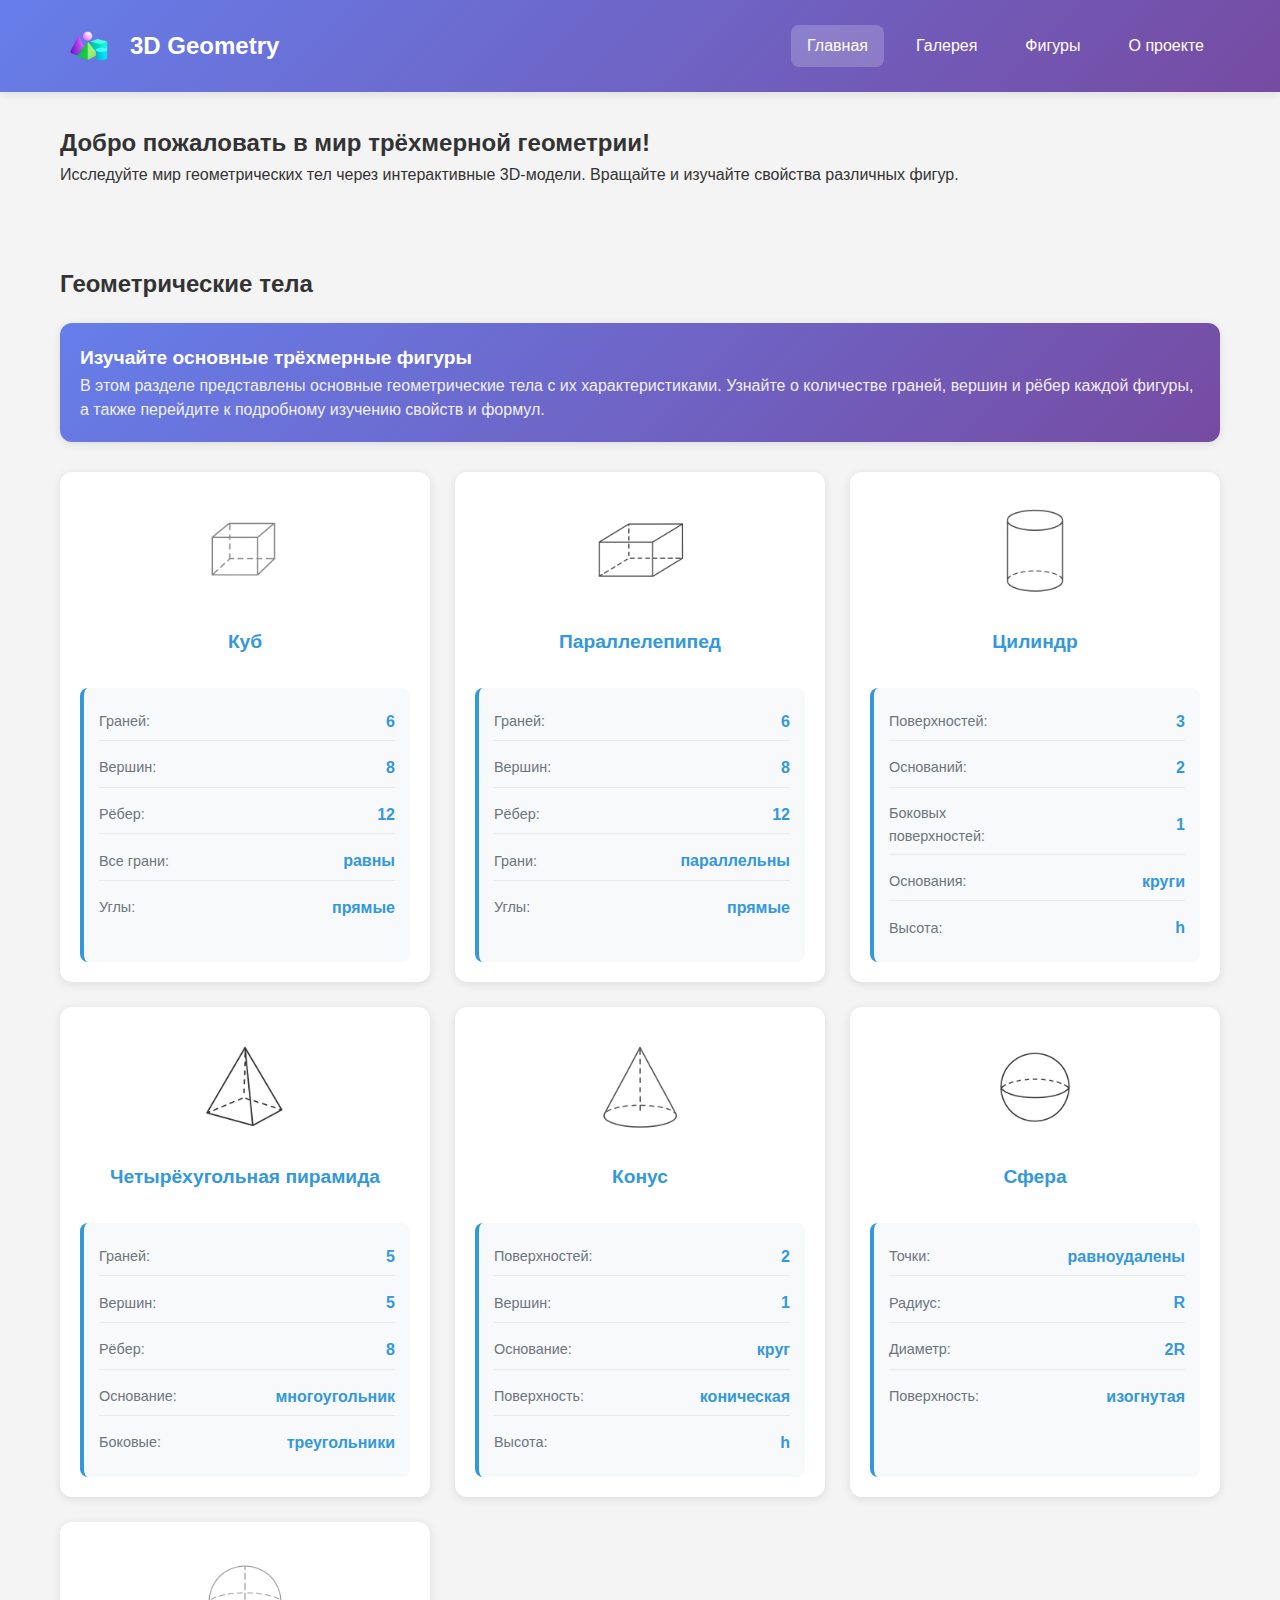
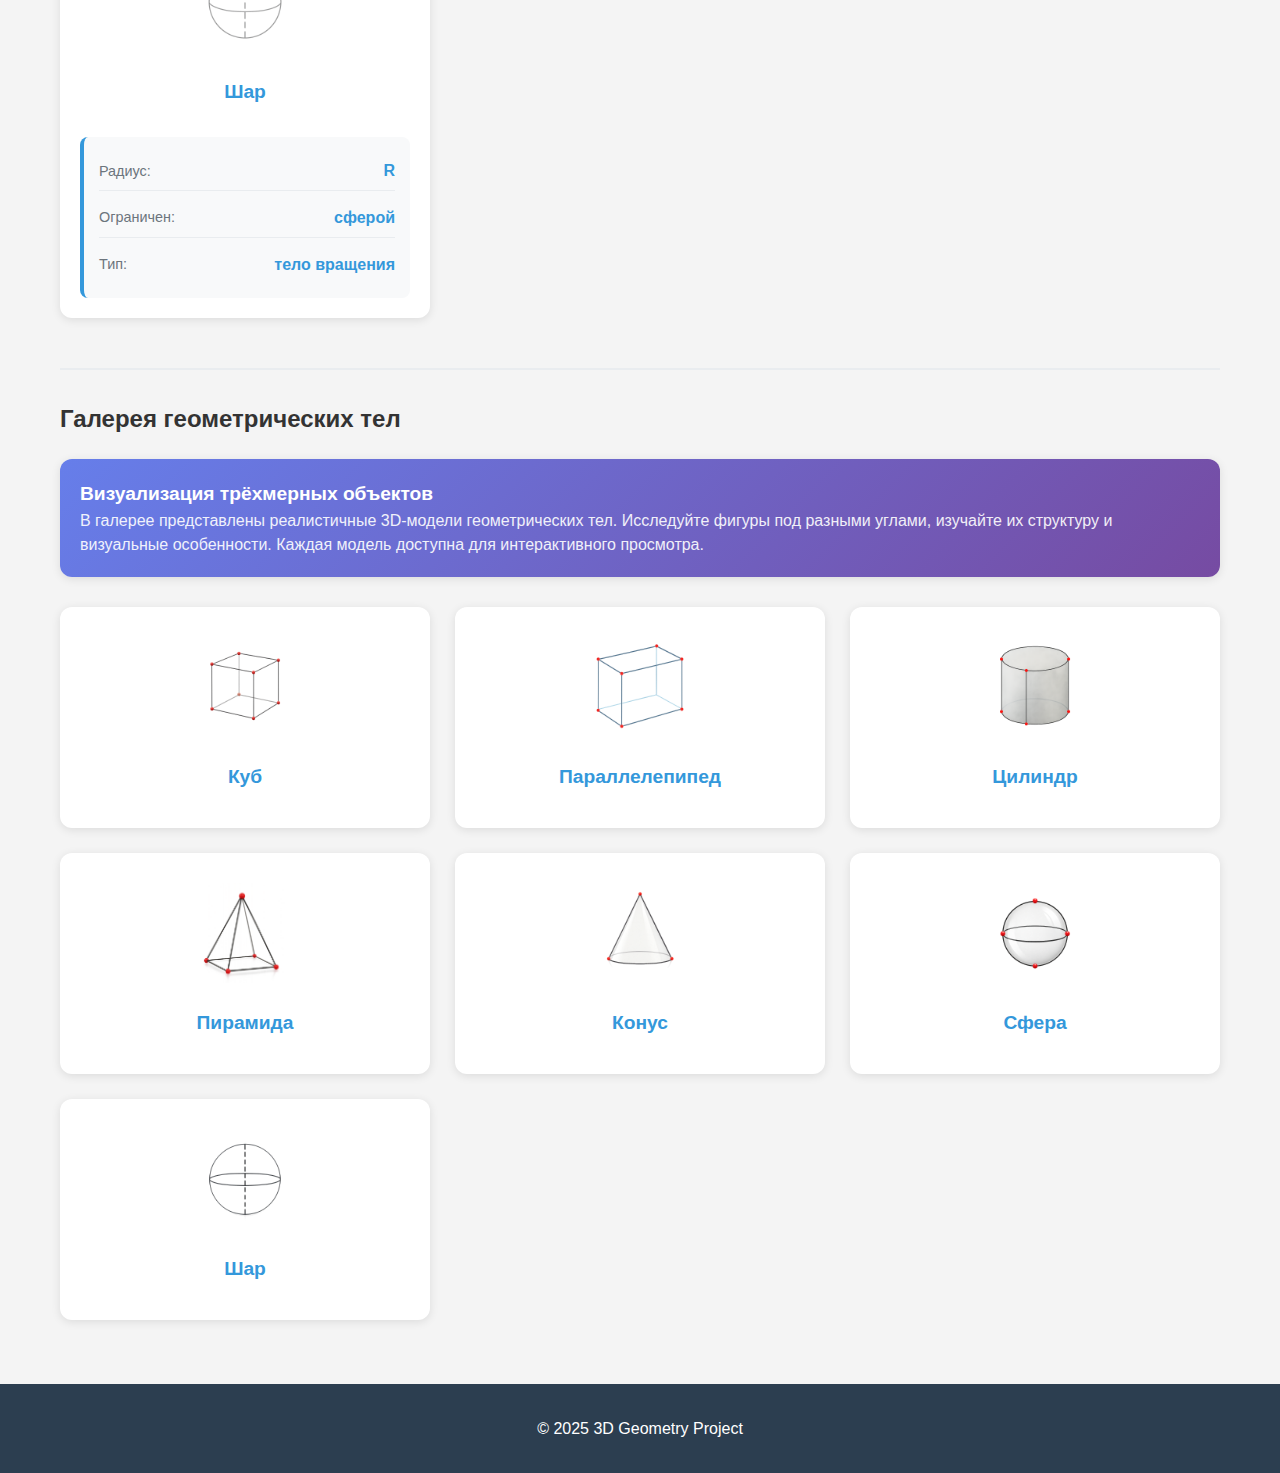
<file: index.html>
<!DOCTYPE html>
<html lang="ru">
<head>
    <meta charset="UTF-8">
    <meta name="viewport" content="width=device-width, initial-scale=1.0">
    <title>3D Geometry - Главная</title>
    <link rel="stylesheet" href="style.css">
</head>
<body>
    <!-- Шапка сайта -->
    <header class="header" role="banner">
        <div class="container">
            <div class="logo-container">
                <img src="pict/logo.png" alt="3D Geometry Logo" class="logo-image" 
                     loading="eager" width="40" height="40">
                <h1 class="logo">3D Geometry</h1>
            </div>
            
            <nav class="nav" aria-label="Основная навигация">
                <a href="index.html" class="nav-link active" aria-current="page">Главная</a>
                <a href="gallery.html" class="nav-link">Галерея</a>
                <a href="formulas.html" class="nav-link">Фигуры</a>
                <a href="about.html" class="nav-link">О проекте</a>
            </nav>
        </div>
    </header>

    <!-- Основной контент -->
    <main class="main" role="main">
        <div class="container">
            <!-- Приветственная секция -->
            <section class="hero" aria-labelledby="hero-title">
                <h2 id="hero-title">Добро пожаловать в мир трёхмерной геометрии!</h2>
                <p>Исследуйте мир геометрических тел через интерактивные 3D-модели. Вращайте и изучайте свойства различных фигур.</p>
            </section>
            <br><br><br>
            <!-- Секция с фигурами -->
            <section class="shapes-preview" aria-labelledby="shapes-title">
                <h2 id="shapes-title">Геометрические тела</h2>
                
                <div class="section-description">
                    <h4>Изучайте основные трёхмерные фигуры</h4>
                    <p>В этом разделе представлены основные геометрические тела с их характеристиками. Узнайте о количестве граней, вершин и рёбер каждой фигуры, а также перейдите к подробному изучению свойств и формул.</p>
                </div>
                
                <div class="shapes-grid">
                    <!-- Куб -->
                    <div class="card shape-card" tabindex="0" role="button" 
                         onclick="location.href='formulas.html#cube'">
                        <div class="image-container">
                            <img src="pict/kub.png" alt="Куб - правильный многогранник с шестью квадратными гранями" 
                                 class="uniform-image" loading="lazy"
                                 onerror="this.style.display='none'; this.nextElementSibling.style.display='flex'">
                            <div class="loading-placeholder" style="display: none;">Куб</div>
                        </div>
                        <h4>Куб</h4>
                        <div class="body-stats">
                            <div class="stat-row">
                                <span class="stat-label">Граней:</span>
                                <span class="stat-value">6</span>
                            </div>
                            <div class="stat-row">
                                <span class="stat-label">Вершин:</span>
                                <span class="stat-value">8</span>
                            </div>
                            <div class="stat-row">
                                <span class="stat-label">Рёбер:</span>
                                <span class="stat-value">12</span>
                            </div>
                            <div class="stat-row">
                                <span class="stat-label">Все грани:</span>
                                <span class="stat-value">равны</span>
                            </div>
                            <div class="stat-row">
                                <span class="stat-label">Углы:</span>
                                <span class="stat-value">прямые</span>
                            </div>
                        </div>
                    </div>

                    <!-- Параллелепипед -->
                    <div class="card shape-card" tabindex="0" role="button" 
                         onclick="location.href='formulas.html#parallelepiped'">
                        <div class="image-container">
                            <img src="pict/par.png" alt="Параллелепипед" 
                                 class="uniform-image" loading="lazy"
                                 onerror="this.style.display='none'; this.nextElementSibling.style.display='flex'">
                            <div class="loading-placeholder" style="display: none;">Параллелепипед</div>
                        </div>
                        <h4>Параллелепипед</h4>
                        <div class="body-stats">
                            <div class="stat-row">
                                <span class="stat-label">Граней:</span>
                                <span class="stat-value">6</span>
                            </div>
                            <div class="stat-row">
                                <span class="stat-label">Вершин:</span>
                                <span class="stat-value">8</span>
                            </div>
                            <div class="stat-row">
                                <span class="stat-label">Рёбер:</span>
                                <span class="stat-value">12</span>
                            </div>
                            <div class="stat-row">
                                <span class="stat-label">Грани:</span>
                                <span class="stat-value">параллельны</span>
                            </div>
                            <div class="stat-row">
                                <span class="stat-label">Углы:</span>
                                <span class="stat-value">прямые</span>
                            </div>
                        </div>
                    </div>
                    
                    <!-- Цилиндр -->
                    <div class="card shape-card" tabindex="0" role="button"
                         onclick="location.href='formulas.html#cylinder'">
                        <div class="image-container">
                            <img src="pict/cyl.png" alt="Цилиндр" 
                                 class="uniform-image" loading="lazy"
                                 onerror="this.style.display='none'; this.nextElementSibling.style.display='flex'">
                            <div class="loading-placeholder" style="display: none;">Цилиндр</div>
                        </div>
                        <h4>Цилиндр</h4>
                        <div class="body-stats">
                            <div class="stat-row">
                                <span class="stat-label">Поверхностей:</span>
                                <span class="stat-value">3</span>
                            </div>
                            <div class="stat-row">
                                <span class="stat-label">Оснований:</span>
                                <span class="stat-value">2</span>
                            </div>
                            <div class="stat-row">
                                <span class="stat-label">Боковых поверхностей:</span>
                                <span class="stat-value">1</span>
                            </div>
                            <div class="stat-row">
                                <span class="stat-label">Основания:</span>
                                <span class="stat-value">круги</span>
                            </div>
                            <div class="stat-row">
                                <span class="stat-label">Высота:</span>
                                <span class="stat-value">h</span>
                            </div>
                        </div>
                    </div>

                    <!-- Пирамида -->
                    <div class="card shape-card" tabindex="0" role="button"
                         onclick="location.href='formulas.html#pyramid'">
                        <div class="image-container">
                            <img src="pict/pir.png" alt="Пирамида" 
                                 class="uniform-image" loading="lazy"
                                 onerror="this.style.display='none'; this.nextElementSibling.style.display='flex'">
                            <div class="loading-placeholder" style="display: none;">Пирамида</div>
                        </div>
                        <h4>Четырёхугольная пирамида </h4>
                        <div class="body-stats">
                            <div class="stat-row">
                                <span class="stat-label">Граней:</span>
                                <span class="stat-value">5</span>
                            </div>
                            <div class="stat-row">
                                <span class="stat-label">Вершин:</span>
                                <span class="stat-value">5</span>
                            </div>
                            <div class="stat-row">
                                <span class="stat-label">Рёбер:</span>
                                <span class="stat-value">8</span>
                            </div>
                            <div class="stat-row">
                                <span class="stat-label">Основание:</span>
                                <span class="stat-value">многоугольник</span>
                            </div>
                            <div class="stat-row">
                                <span class="stat-label">Боковые:</span>
                                <span class="stat-value">треугольники</span>
                            </div>
                        </div>
                    </div>

                    <!-- Конус -->
                    <div class="card shape-card" tabindex="0" role="button"
                         onclick="location.href='formulas.html#cone'">
                        <div class="image-container">
                            <img src="pict/cons.png" alt="Конус" 
                                 class="uniform-image" loading="lazy"
                                 onerror="this.style.display='none'; this.nextElementSibling.style.display='flex'">
                            <div class="loading-placeholder" style="display: none;">Конус</div>
                        </div>
                        <h4>Конус</h4>
                        <div class="body-stats">
                            <div class="stat-row">
                                <span class="stat-label">Поверхностей:</span>
                                <span class="stat-value">2</span>
                            </div>
                            <div class="stat-row">
                                <span class="stat-label">Вершин:</span>
                                <span class="stat-value">1</span>
                            </div>
                            <div class="stat-row">
                                <span class="stat-label">Основание:</span>
                                <span class="stat-value">круг</span>
                            </div>
                            <div class="stat-row">
                                <span class="stat-label">Поверхность:</span>
                                <span class="stat-value">коническая</span>
                            </div>
                            <div class="stat-row">
                                <span class="stat-label">Высота:</span>
                                <span class="stat-value">h</span>
                            </div>
                        </div>
                    </div>

                    <!-- Сфера -->
                    <div class="card shape-card" tabindex="0" role="button"
                         onclick="location.href='formulas.html#sphere'">
                        <div class="image-container">
                            <img src="pict/sfer.png" alt="Сфера" 
                                 class="uniform-image" loading="lazy"
                                 onerror="this.style.display='none'; this.nextElementSibling.style.display='flex'">
                            <div class="loading-placeholder" style="display: none;">Сфера</div>
                        </div>
                        <h4>Сфера</h4>
                        <div class="body-stats">
                            <div class="stat-row">
                                <span class="stat-label">Точки:</span>
                                <span class="stat-value">равноудалены</span>
                            </div>
                            <div class="stat-row">
                                <span class="stat-label">Радиус:</span>
                                <span class="stat-value">R</span>
                            </div>
                            <div class="stat-row">
                                <span class="stat-label">Диаметр:</span>
                                <span class="stat-value">2R</span>
                            </div>
                            <div class="stat-row">
                                <span class="stat-label">Поверхность:</span>
                                <span class="stat-value">изогнутая</span>
                            </div>
                        </div>
                    </div>

                    <!-- Шар -->
                    <div class="card shape-card" tabindex="0" role="button"
                         onclick="location.href='formulas.html#ball'">
                        <div class="image-container">
                            <img src="pict/har.png" alt="Шар" 
                                 class="uniform-image" loading="lazy"
                                 onerror="this.style.display='none'; this.nextElementSibling.style.display='flex'">
                            <div class="loading-placeholder" style="display: none;">Шар</div>
                        </div>
                        <h4>Шар</h4>
                        <div class="body-stats">
                            <div class="stat-row">
                                <span class="stat-label">Радиус:</span>
                                <span class="stat-value">R</span>
                            </div>
                            <div class="stat-row">
                                <span class="stat-label">Ограничен:</span>
                                <span class="stat-value">сферой</span>
                            </div>
                            <div class="stat-row">
                                <span class="stat-label">Тип:</span>
                                <span class="stat-value">тело вращения</span>
                            </div>
                        </div>
                    </div>
                </div>
            </section>

            <!-- Галерея -->
            <section class="gallery-preview" aria-labelledby="gallery-title">
                <h2 id="gallery-title">Галерея геометрических тел</h2>
                
                <div class="section-description">
                    <h4>Визуализация трёхмерных объектов</h4>
                    <p>В галерее представлены реалистичные 3D-модели геометрических тел. Исследуйте фигуры под разными углами, изучайте их структуру и визуальные особенности. Каждая модель доступна для интерактивного просмотра.</p>
                </div>
                
                <div class="gallery-grid">
                    <div class="card gallery-item" onclick="location.href='gallery.html'">
                        <div class="image-container">
                            <img src="pict/gallery/cube-3d.png" alt="3D модель куба" class="uniform-image" loading="lazy">
                        </div>
                        <div class="gallery-content">
                            <h4>Куб</h4>
                        </div>
                    </div>
                    <div class="card gallery-item" onclick="location.href='gallery.html'">
                        <div class="image-container">
                            <img src="pict/gallery/parallelepiped-3d.png" alt="3D модель параллелепипеда" class="uniform-image" loading="lazy">
                        </div>
                        <div class="gallery-content">
                            <h4>Параллелепипед</h4>
                        </div>
                    </div>
                    <div class="card gallery-item" onclick="location.href='gallery.html'">
                        <div class="image-container">
                            <img src="pict/gallery/cylinder-3d.png" alt="3D модель цилиндра" class="uniform-image" loading="lazy">
                        </div>
                        <div class="gallery-content">
                            <h4>Цилиндр</h4>
                        </div>
                    </div>
                    <div class="card gallery-item" onclick="location.href='gallery.html'">
                        <div class="image-container">
                            <img src="pict/gallery/pyramid-3d.png" alt="3D модель пирамиды" class="uniform-image" loading="lazy">
                        </div>
                        <div class="gallery-content">
                            <h4>Пирамида</h4>
                        </div>
                    </div>
                    <div class="card gallery-item" onclick="location.href='gallery.html'">
                        <div class="image-container">
                            <img src="pict/gallery/cone-3d.png" alt="3D модель конуса" class="uniform-image" loading="lazy">
                        </div>
                        <div class="gallery-content">
                            <h4>Конус</h4>
                        </div>
                    </div>
                    <div class="card gallery-item" onclick="location.href='gallery.html'">
                        <div class="image-container">
                            <img src="pict/gallery/sphere-3d.png" alt="3D модель сферы" class="uniform-image" loading="lazy">
                        </div>
                        <div class="gallery-content">
                            <h4>Сфера</h4>
                        </div>
                    </div>
                    <div class="card gallery-item" onclick="location.href='gallery.html'">
                        <div class="image-container">
                            <img src="pict/gallery/ball-3d.png" alt="3D модель шара" class="uniform-image" loading="lazy">
                        </div>
                        <div class="gallery-content">
                            <h4>Шар</h4>
                        </div>
                    </div>
                </div>
            </section>
        </div>
    </main>

    <!-- Подвал -->
    <footer class="footer" role="contentinfo">
        <div class="container">
            <p>&copy; 2025 3D Geometry Project</p>
        </div>
    </footer>

    <!-- Кнопка наверх -->
    <button class="scroll-to-top" onclick="scrollToTop()" aria-label="Наверх">↑</button>

    <script>
        // Плавный скролл наверх
        function scrollToTop() {
            window.scrollTo({ top: 0, behavior: 'smooth' });
        }

        // Показ/скрытие кнопки наверх
        window.addEventListener('scroll', function() {
            const scrollBtn = document.querySelector('.scroll-to-top');
            scrollBtn.style.display = window.pageYOffset > 300 ? 'block' : 'none';
        });

        // Обработка ошибок изображений
        document.addEventListener('DOMContentLoaded', function() {
            document.querySelectorAll('img').forEach(img => {
                img.addEventListener('error', function() {
                    const placeholder = this.nextElementSibling;
                    if (placeholder?.classList.contains('loading-placeholder')) {
                        this.style.display = 'none';
                        placeholder.style.display = 'flex';
                    }
                });
            });

            // Обработка клавиатуры для карточек
            document.querySelectorAll('.card').forEach(card => {
                card.addEventListener('keypress', e => {
                    if (e.key === 'Enter' || e.key === ' ') {
                        e.preventDefault();
                        card.click();
                    }
                });
            });
        });
    </script>
</body>
</html>
</file>
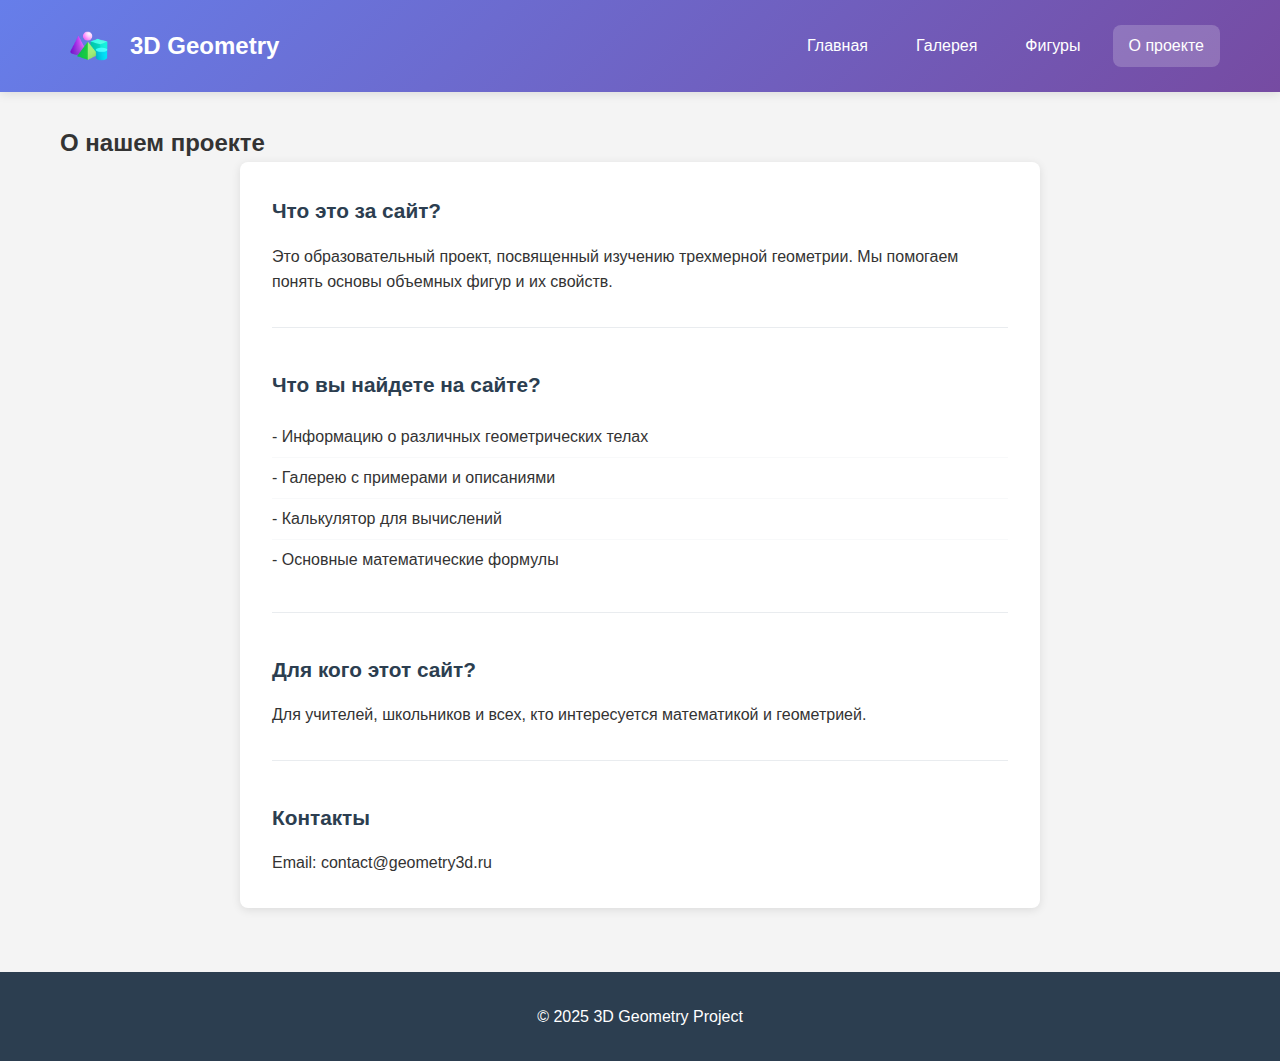
<file: about.html>
<!DOCTYPE html>
<html lang="ru">
<head>
    <meta charset="UTF-8">
    <meta name="viewport" content="width=device-width, initial-scale=1.0">
    <title>О проекте</title>
    <link rel="stylesheet" href="style.css">
</head>
<body>
    <header class="header">
        <div class="container">
             <div class="logo-container">
                 <img src="pict/logo.png" alt="3D Geometry Logo" class="logo-image">
                 <h1 class="logo">3D Geometry</h1>
             </div>
            <nav class="nav">
                <a href="index.html">Главная</a>
                <a href="gallery.html">Галерея</a>
                <a href="formulas.html">Фигуры</a>
                <a href="about.html" class="active">О проекте</a>
            </nav>
        </div>
    </header>

    <main class="main">
        <div class="container">
            <h2>О нашем проекте</h2>
            
            <!-- Информация о проекте -->
            <div class="about-content">
                <div class="about-section">
                    <h3>Что это за сайт?</h3>
                    <p>Это образовательный проект, посвященный изучению трехмерной геометрии. Мы помогаем понять основы объемных фигур и их свойств.</p>
                </div>
                
                <div class="about-section">
                    <h3>Что вы найдете на сайте?</h3>
                    <ul>
                        <li>- Информацию о различных геометрических телах</li>
                        <li>- Галерею с примерами и описаниями</li>
                        <li>- Калькулятор для вычислений</li>
                        <li>- Основные математические формулы</li>
                    </ul>
                </div>
                
                <div class="about-section">
                    <h3>Для кого этот сайт?</h3>
                    <p>Для учителей, школьников и всех, кто интересуется математикой и геометрией.</p>
                </div>
                
                <div class="about-section">
                    <h3>Контакты</h3>
                    <p>Email: contact@geometry3d.ru</p>
                </div>
            </div>
        </div>
    </main>

    <footer class="footer">
        <div class="container">
            <p>&copy; 2025 3D Geometry Project</p>
        </div>
    </footer>
</body>
</html>
</file>
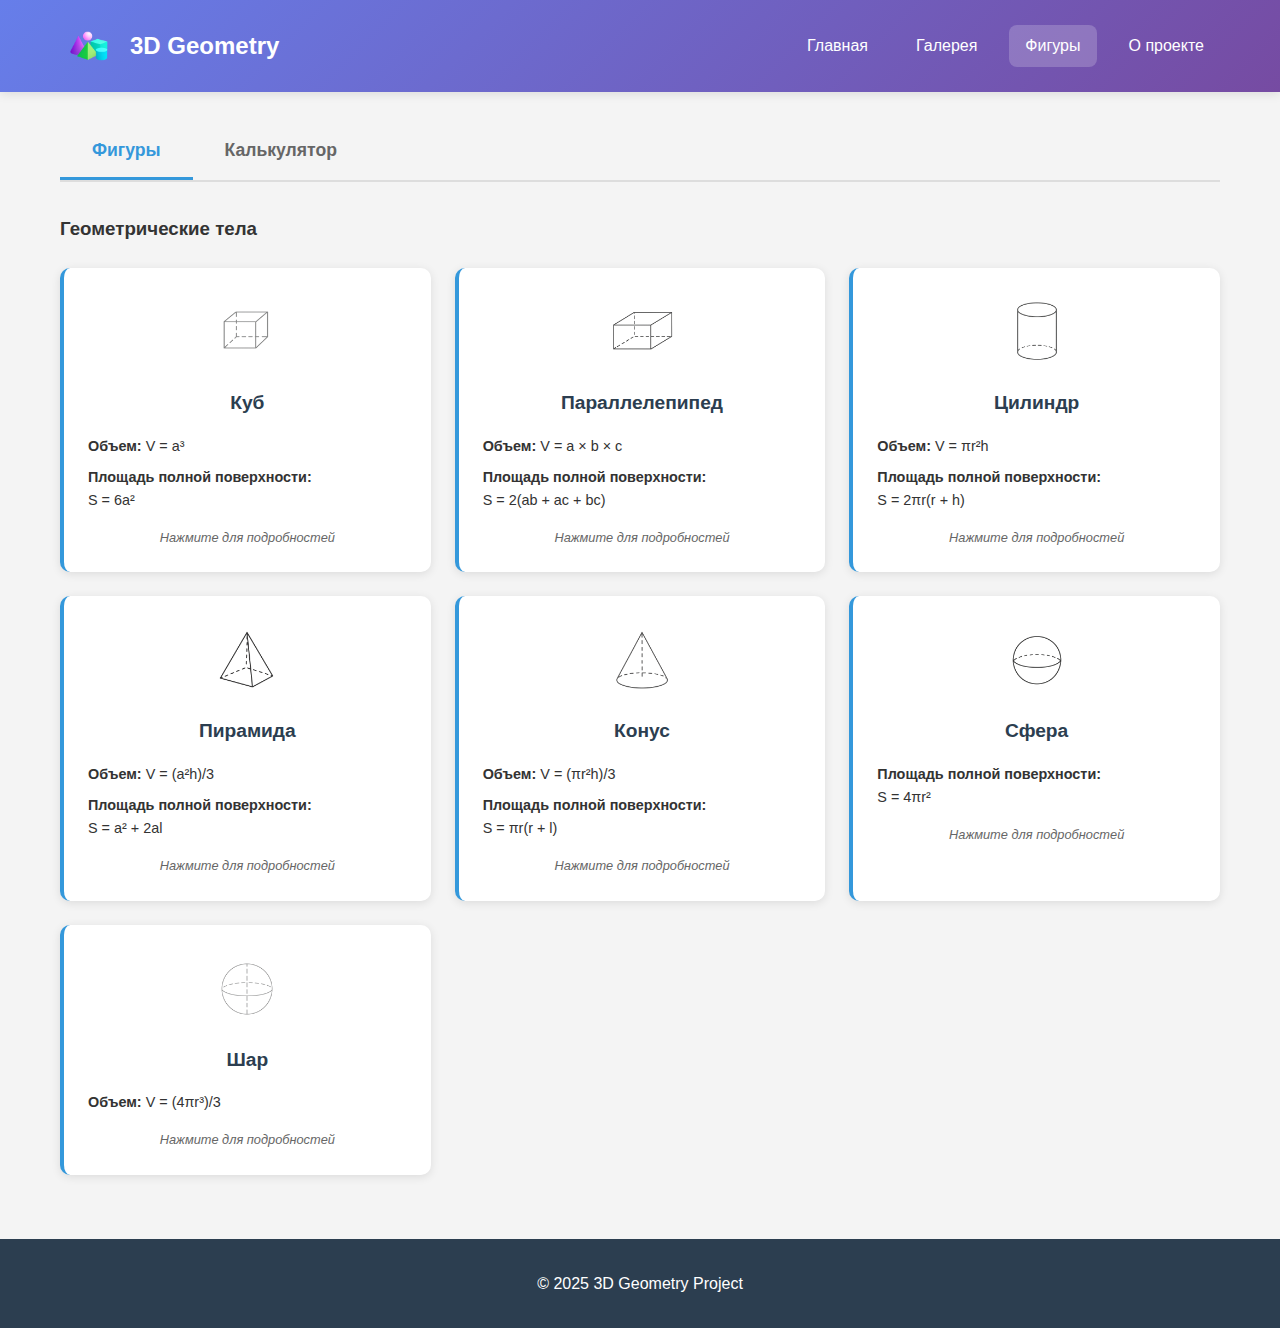
<file: formulas.html>
<!DOCTYPE html>
<html lang="ru">
<head>
    <meta charset="UTF-8">
    <meta name="viewport" content="width=device-width, initial-scale=1.0">
    <title>Фигуры и калькулятор</title>
    <link rel="stylesheet" href="style.css">
</head>
<body>
    <header class="header">
        <div class="container">
             <div class="logo-container">
                 <img src="pict/logo.png" alt="3D Geometry Logo" class="logo-image">
                 <h1 class="logo">3D Geometry</h1>
             </div>
            <nav class="nav">
                <a href="index.html">Главная</a>
                <a href="gallery.html">Галерея</a>
                <a href="formulas.html" class="active">Фигуры</a>
                <a href="about.html">О проекте</a>
            </nav>
        </div>
    </header>

    <main class="main">
        <div class="container">
            <!-- Вкладки -->
            <div class="tabs">
                <button class="tab-button active" onclick="openTab('formulas-tab')">Фигуры</button>
                <button class="tab-button" onclick="openTab('calculator-tab')">Калькулятор</button>
            </div>

            <!-- Вкладка с фигурами -->
            <div id="formulas-tab" class="tab-content active">
                <h3>Геометрические тела</h3>
                
                <div class="formulas-grid">
                    <!-- Карточка куба -->
                    <div class="formula-card" onclick="openModal('cube-modal')">
                        <div class="card-icon" style="height: 80px; display: flex; justify-content: center; align-items: center;">
                            <img src="pict/kub.png" alt="Куб" style="width: 70px; height: 70px; object-fit: contain;">
                        </div>
                        <h4>Куб</h4>
                        <p><strong>Объем:</strong> V = a³</p>
                        <p><strong>Площадь полной поверхности:</strong><br> S = 6a²</p>
                        <span class="card-hint">Нажмите для подробностей</span>
                    </div>
                    
                    <!-- Карточка параллелепипеда -->
                    <div class="formula-card" onclick="openModal('parallelepiped-modal')">
                        <div class="card-icon" style="height: 80px; display: flex; justify-content: center; align-items: center;">
                            <img src="pict/par.png" alt="Параллелепипеда" style="width: 70px; height: 70px; object-fit: contain;">
                        </div>
                        <h4>Параллелепипед</h4>
                        <p><strong>Объем:</strong> V = a × b × c</p>
                        <p><strong>Площадь полной поверхности:</strong><br> S = 2(ab + ac + bc)</p>
                        <span class="card-hint">Нажмите для подробностей</span>
                    </div>
                    
                    <!-- Карточка цилиндра -->
                    <div class="formula-card" onclick="openModal('cylinder-modal')">
                        <div class="card-icon" style="height: 80px; display: flex; justify-content: center; align-items: center;">
                            <img src="pict/cyl.png" alt="Цилиндр" style="width: 70px; height: 70px; object-fit: contain;">
                        </div>
                        <h4>Цилиндр</h4>
                        <p><strong>Объем:</strong> V = πr²h</p>
                        <p><strong>Площадь полной поверхности:</strong> <br>S = 2πr(r + h)</p>
                        <span class="card-hint">Нажмите для подробностей</span>
                    </div>
                    
                    <!-- Карточка пирамиды -->
                    <div class="formula-card" onclick="openModal('pyramid-modal')">
                        <div class="card-icon" style="height: 80px; display: flex; justify-content: center; align-items: center;">
                            <img src="pict/pir.png" alt="Пирамида" style="width: 70px; height: 70px; object-fit: contain;">
                        </div>
                        <h4>Пирамида</h4>
                        <p><strong>Объем:</strong> V = (a²h)/3</p>
                        <p><strong>Площадь полной поверхности:</strong> <br>S = a² + 2al</p>
                        <span class="card-hint">Нажмите для подробностей</span>
                    </div>
                    
                    <!-- Карточка конуса -->
                    <div class="formula-card" onclick="openModal('cone-modal')">
                        <div class="card-icon" style="height: 80px; display: flex; justify-content: center; align-items: center;">
                            <img src="pict/cons.png" alt="Конус" style="width: 70px; height: 70px; object-fit: contain;">
                        </div>
                        <h4>Конус</h4>
                        <p><strong>Объем:</strong> V = (πr²h)/3</p>
                        <p><strong>Площадь полной поверхности:</strong><br> S = πr(r + l)</p>
                        <span class="card-hint">Нажмите для подробностей</span>
                    </div>
                    
                    <!-- Карточка сферы -->
                    <div class="formula-card" onclick="openModal('sphere-modal')">
                        <div class="card-icon" style="height: 80px; display: flex; justify-content: center; align-items: center;">
                            <img src="pict/sfer.png" alt="Сфера" style="width: 70px; height: 70px; object-fit: contain;">
                        </div>
                        <h4>Сфера</h4>
                        <p><strong>Площадь полной поверхности:</strong><br> S = 4πr²</p>
                        <span class="card-hint">Нажмите для подробностей</span>
                    </div>

                    <!-- Карточка шара -->
                    <div class="formula-card" onclick="openModal('ball-modal')">
                        <div class="card-icon" style="height: 80px; display: flex; justify-content: center; align-items: center;">
                            <img src="pict/har.png" alt="Шар" style="width: 70px; height: 70px; object-fit: contain;">
                        </div>
                        <h4>Шар</h4>
                        <p><strong>Объем:</strong> V = (4πr³)/3</p>
                        <span class="card-hint">Нажмите для подробностей</span>
                    </div>
                </div>
            </div>

            <!-- Вкладка с калькулятором -->
            <div id="calculator-tab" class="tab-content">
                <div class="calculator-container">
                    <div class="calculator-form">
                        <h3>Калькулятор объемов</h3>
                        
                        <!-- Выбор фигуры -->
                        <div class="form-group">
                            <label>Выберите фигуру:</label>
                            <select name="figure" id="figureSelect" onchange="toggleFields()">
                                <option value="cube">Куб</option>
                                <option value="parallelepiped">Параллелепипед</option>
                                <option value="cylinder">Цилиндр</option>
                                <option value="pyramid">Пирамида</option>
                                <option value="cone">Конус</option>
                                <option value="sphere">Сфера</option>
                                <option value="ball">Шар</option>
                            </select>
                        </div>
                        
                        <!-- Поля для ввода данных -->
                        <div class="input-fields">
                            <div class="form-group">
                                <label id="labelA">Сторона a:</label>
                                <input type="number" id="inputA" step="0.1" min="0" required>
                            </div>
                            
                            <div class="form-group" id="groupB" style="display: none;">
                                <label id="labelB">Сторона b:</label>
                                <input type="number" id="inputB" step="0.1" min="0">
                            </div>
                            
                            <div class="form-group" id="groupC">
                                <label id="labelC">Высота h:</label>
                                <input type="number" id="inputC" step="0.1" min="0">
                            </div>
                        </div>
                        
                        <!-- Кнопка расчета -->
                        <button type="button" class="calculate-btn" onclick="calculateVolume()">Рассчитать объем</button>
                        
                        <!-- Окно вывода результата -->
                        <div class="result-container">
                            <h4>Результат:</h4>
                            <div id="resultOutput" class="result-output">-</div>
                        </div>
                    </div>
                </div>
            </div>
        </div>
    </main>

    <!-- Модальные окна для подробной информации -->
    
    <!-- Модальное окно куба -->
    <div id="cube-modal" class="modal">
        <div class="modal-content">
            <span class="close" onclick="closeModal('cube-modal')">&times;</span>
            <h3>Куб</h3>
            <div class="modal-body">
                <div class="modal-icon" style="flex-shrink: 0; text-align: center;">
                    <img src="pict/kub.png" alt="Куб" style="width: 150px; height: 150px; object-fit: contain;">
                </div>
                <div class="modal-info">
                    <p><strong>Определение:</strong> Правильный многогранник, все грани которого являются квадратами.</p>
                    <p><strong>Характеристики:</strong></p>
                    <ul>
                        <li>6 граней</li>
                        <li>8 вершин</li>
                        <li>12 ребер</li>
                    </ul>
                    <p><strong>Формулы:</strong></p>
                    <ul>
                        <li>Объем: V = a³</li>
                        <li>Площадь полной поверхности: <br>S = 6a²</li>
                        <li>Площадь основания: S = a²</li>
                        <li>Боковая поверхность: P = 4a²</li>
                    </ul>
                </div>
            </div>
        </div>
    </div>

    <!-- Модальное окно параллелепипеда -->
    <div id="parallelepiped-modal" class="modal">
        <div class="modal-content">
            <span class="close" onclick="closeModal('parallelepiped-modal')">&times;</span>
            <h3>Параллелепипед</h3>
            <div class="modal-body">
                <div class="modal-icon" style="flex-shrink: 0; text-align: center;">
                    <img src="pict/par.png" alt="Параллелепипед" style="width: 150px; height: 150px; object-fit: contain;">
                </div>
                <div class="modal-info">
                    <p><strong>Определение:</strong> Многогранник с шестью гранями, каждая из которых является параллелограммом.</p>
                    <p><strong>Характеристики:</strong></p>
                    <ul>
                        <li>6 граней</li>
                        <li>8 вершин</li>
                        <li>12 ребер</li>
                    </ul>
                    <p><strong>Формулы:</strong></p>
                    <ul>
                        <li>Объем: V = a × b × c</li>
                        <li>Площадь полной поверхности: <br>S = 2(ab + ac + bc)</li>
                        <li>Площадь основания: S = a × b</li>
                        <li>Боковая поверхность: P = 2(a + b)c</li>
                    </ul>
                </div>
            </div>
        </div>
    </div>

    <!-- Модальное окно цилиндра -->
    <div id="cylinder-modal" class="modal">
        <div class="modal-content">
            <span class="close" onclick="closeModal('cylinder-modal')">&times;</span>
            <h3>Цилиндр</h3>
            <div class="modal-body">
                <div class="modal-icon" style="flex-shrink: 0; text-align: center;">
                    <img src="pict/cyl.png" alt="Цилиндр" style="width: 150px; height: 150px; object-fit: contain;">
                </div>
                <div class="modal-info">
                    <p><strong>Определение:</strong> Геометрическое тело, ограниченное цилиндрической поверхностью и двумя параллельными плоскостями.</p>
                    <p><strong>Характеристики:</strong></p>
                    <ul>
                        <li>2 основания (круги)</li>
                        <li>1 боковая поверхность</li>
                        <li>Без вершин</li>
                    </ul>
                    <p><strong>Формулы:</strong></p>
                    <ul>
                        <li>Объем: V = πr²h</li>
                        <li>Площадь полной поверхности: <br>S = 2πr(r + h)</li>
                        <li>Площадь основания: S = πr²</li>
                        <li>Боковая поверхность: P = 2πrh</li>
                    </ul>
                </div>
            </div>
        </div>
    </div>

    <!-- Остальные модальные окна (пирамида, конус, сфера, шар) -->
    <div id="pyramid-modal" class="modal">
        <div class="modal-content">
            <span class="close" onclick="closeModal('pyramid-modal')">&times;</span>
            <h3>Пирамида</h3>
            <div class="modal-body">
                <div class="modal-icon" style="flex-shrink: 0; text-align: center;">
                    <img src="pict/pir.png" alt="Пирамида" style="width: 150px; height: 150px; object-fit: contain;">
                </div>
                <div class="modal-info">
                    <p><strong>Определение:</strong> Многогранник, основание которого — многоугольник, а остальные грани — треугольники с общей вершиной.</p>
                    <p><strong>Формулы:</strong></p>
                    <ul>
                        <li>Объем: V = (a²h)/3</li>
                        <li>Площадь полной поверхности: <br>S = a² + 2al</li>
                        <li>Площадь основания: S = a²</li>
                        <li>Боковая поверхность: P = 2al</li>
                    </ul>
                </div>
            </div>
        </div>
    </div>

    <div id="cone-modal" class="modal">
        <div class="modal-content">
            <span class="close" onclick="closeModal('cone-modal')">&times;</span>
            <h3>Конус</h3>
            <div class="modal-body">
                <div class="modal-icon" style="flex-shrink: 0; text-align: center;">
                    <img src="pict/cons.png" alt="Конус" style="width: 150px; height: 150px; object-fit: contain;">
                </div>
                <div class="modal-info">
                    <p><strong>Определение:</strong> Тело, полученное объединением всех лучей, исходящих из одной точки и проходящих через плоскую поверхность.</p>
                    <p><strong>Формулы:</strong></p>
                    <ul>
                        <li>Объем: V = (πr²h)/3</li>
                        <li>Площадь полной поверхности:<br> S = πr(r + l)</li>
                        <li>Площадь основания: S = πr²</li>
                        <li>Боковая поверхность: P = πrl</li>
                    </ul>
                </div>
            </div>
        </div>
    </div>

    <div id="sphere-modal" class="modal">
        <div class="modal-content">
            <span class="close" onclick="closeModal('sphere-modal')">&times;</span>
            <h3>Сфера</h3>
            <div class="modal-body">
                <div class="modal-icon" style="flex-shrink: 0; text-align: center;">
                    <img src="pict/sfer.png" alt="Сфера" style="width: 150px; height: 150px; object-fit: contain;">
                </div>
                <div class="modal-info">
                    <p><strong>Определение:</strong> Геометрическое место точек в пространстве, равноудаленных от данной точки.</p>
                    <p><strong>Формулы:</strong></p>
                    <ul>
                        <li>Площадь полной поверхности:<br> S = 4πr²</li>
                        <li>Диаметр: d = 2r</li>
                    </ul>
                </div>
            </div>
        </div>
    </div>

    <div id="ball-modal" class="modal">
        <div class="modal-content">
            <span class="close" onclick="closeModal('ball-modal')">&times;</span>
            <h3>Шар</h3>
            <div class="modal-body">
                <div class="modal-icon" style="flex-shrink: 0; text-align: center;">
                    <img src="pict/har.png" alt="Шар" style="width: 150px; height: 150px; object-fit: contain;">
                </div>
                <div class="modal-info">
                    <p><strong>Определение:</strong> Геометрическое тело, ограниченное сферой.</p>
                    <p><strong>Формулы:</strong></p>
                    <ul>
                        <li>Объем: V = (4πr³)/3</li>
                        <li>Площадь полной поверхности:<br> S = 4πr²</li>
                        <li>Диаметр: d = 2r</li>
                    </ul>
                </div>
            </div>
        </div>
    </div>

    <footer class="footer">
        <div class="container">
            <p>&copy; 2025 3D Geometry Project</p>
        </div>
    </footer>

    <script>
    // Управление вкладками
    function openTab(tabName) {
        // Скрываем все вкладки
        const tabContents = document.getElementsByClassName('tab-content');
        for (let i = 0; i < tabContents.length; i++) {
            tabContents[i].classList.remove('active');
        }

        // Убираем активный класс со всех кнопок
        const tabButtons = document.getElementsByClassName('tab-button');
        for (let i = 0; i < tabButtons.length; i++) {
            tabButtons[i].classList.remove('active');
        }

        // Показываем выбранную вкладку и активируем кнопку
        document.getElementById(tabName).classList.add('active');
        event.currentTarget.classList.add('active');
    }

    // Управление модальными окнами
    function openModal(modalId) {
        document.getElementById(modalId).style.display = 'block';
    }

    function closeModal(modalId) {
        document.getElementById(modalId).style.display = 'none';
    }

    // Закрытие модального окна при клике вне его
    window.onclick = function(event) {
        const modals = document.getElementsByClassName('modal');
        for (let i = 0; i < modals.length; i++) {
            if (event.target == modals[i]) {
                modals[i].style.display = 'none';
            }
        }
    }

    // Закрытие модального окна по клавише ESC
    document.addEventListener('keydown', function(event) {
        if (event.key === 'Escape') {
            const modals = document.getElementsByClassName('modal');
            for (let i = 0; i < modals.length; i++) {
                modals[i].style.display = 'none';
            }
        }
    });

    // Функция для показа/скрытия полей ввода в калькуляторе
    function toggleFields() {
        const figure = document.getElementById('figureSelect').value;
        const groupB = document.getElementById('groupB');
        const groupC = document.getElementById('groupC');
        const labelA = document.getElementById('labelA');
        const labelB = document.getElementById('labelB');
        const labelC = document.getElementById('labelC');
        
        // Сбрасываем все к базовому состоянию
        groupB.style.display = 'none';
        groupC.style.display = 'block';
        
        // Настраиваем поля в зависимости от фигуры
        switch (figure) {
            case 'cube':
                labelA.textContent = 'Сторона a:';
                groupC.style.display = 'none';
                break;
                
            case 'parallelepiped':
                labelA.textContent = 'Длина a:';
                labelB.textContent = 'Ширина b:';
                labelC.textContent = 'Высота c:';
                groupB.style.display = 'block';
                break;
                
            case 'cylinder':
            case 'cone':
                labelA.textContent = 'Радиус r:';
                labelC.textContent = 'Высота h:';
                break;
                
            case 'pyramid':
                labelA.textContent = 'Сторона основания a:';
                labelC.textContent = 'Высота h:';
                break;
                
            case 'sphere':
            case 'ball':
                labelA.textContent = 'Радиус r:';
                groupC.style.display = 'none';
                break;
        }
    }

   // Функция форматирования чисел
function formatNumber(num) {
    if (Number.isInteger(num)) {
        return num.toString();
    } else {
        // Округляем до 2 знаков после запятой
        return num.toFixed(2);
    }
}

// Функция расчета объема и площадей
function calculateVolume() {
    const figure = document.getElementById('figureSelect').value;
    const a = parseFloat(document.getElementById('inputA').value) || 0;
    const b = parseFloat(document.getElementById('inputB').value) || 0;
    const c = parseFloat(document.getElementById('inputC').value) || 0;
    
    let baseArea = 0;
    let lateralArea = 0;
    let totalArea = 0;
    let volume = 0;
    let resultText = '';

    switch (figure) {
        case 'cube':
            baseArea = a * a;
            lateralArea = 4 * a * a;
            totalArea = 6 * a * a;
            volume = a * a * a;
            resultText = `Площадь основания: ${formatNumber(baseArea)}
Площадь боковой поверхности: ${formatNumber(lateralArea)}
Площадь полной поверхности: ${formatNumber(totalArea)}
Объем: ${formatNumber(volume)}`;
            break;
            
        case 'parallelepiped':
            baseArea = a * b;
            lateralArea = 2 * (a + b) * c;
            totalArea = 2 * (a*b + a*c + b*c);
            volume = a * b * c;
            resultText = `Площадь основания: ${formatNumber(baseArea)}
Площадь боковой поверхности: ${formatNumber(lateralArea)}
Площадь полной поверхности: ${formatNumber(totalArea)}
Объем: ${formatNumber(volume)}`;
            break;
            
        case 'cylinder':
            baseArea = Math.PI * a * a;
            lateralArea = 2 * Math.PI * a * c;
            totalArea = 2 * Math.PI * a * (a + c);
            volume = Math.PI * a * a * c;
            resultText = `Площадь основания: ${formatNumber(baseArea)}
Площадь боковой поверхности: ${formatNumber(lateralArea)}
Площадь полной поверхности: ${formatNumber(totalArea)}
Объем: ${formatNumber(volume)}`;
            break;
            
        case 'pyramid':
            baseArea = a * a;
            // Для пирамиды боковая площадь - приближенная формула
            const slantHeight = Math.sqrt((a/2)*(a/2) + c*c);
            lateralArea = 2 * a * slantHeight;
            totalArea = baseArea + lateralArea;
            volume = (a * a * c) / 3;
            resultText = `Площадь основания: ${formatNumber(baseArea)}
Площадь боковой поверхности: ${formatNumber(lateralArea)}
Площадь полной поверхности: ${formatNumber(totalArea)}
Объем: ${formatNumber(volume)}`;
            break;
            
        case 'cone':
            baseArea = Math.PI * a * a;
            const coneSlantHeight = Math.sqrt(a*a + c*c);
            lateralArea = Math.PI * a * coneSlantHeight;
            totalArea = baseArea + lateralArea;
            volume = (Math.PI * a * a * c) / 3;
            resultText = `Площадь основания: ${formatNumber(baseArea)}
Площадь боковой поверхности: ${formatNumber(lateralArea)}
Площадь полной поверхности: ${formatNumber(totalArea)}
Объем: ${formatNumber(volume)}`;
            break;
            
        case 'sphere':
            totalArea = 4 * Math.PI * a * a;
            volume = (4 * Math.PI * a * a * a) / 3;
            resultText = `Площадь полной поверхности: ${formatNumber(totalArea)}`;
            break;
            
        case 'ball':
            totalArea = 4 * Math.PI * a * a;
            volume = (4 * Math.PI * a * a * a) / 3;
            resultText = `Площадь полной поверхности: ${formatNumber(totalArea)}
Объем: ${formatNumber(volume)}`;
            break;
    }

    document.getElementById('resultOutput').innerHTML = resultText.replace(/\n/g, '<br>');
}

    // Инициализация при загрузке страницы
    document.addEventListener('DOMContentLoaded', function() {
        toggleFields();
    });
    </script>
</body>
</html>
</file>
<file: style.css>
/* ==================== БАЗОВЫЕ СТИЛИ И ПЕРЕМЕННЫЕ ==================== */
* {
    margin: 0;
    padding: 0;
    box-sizing: border-box;
}

:root {
    /* Основные цвета */
    --primary-color: #3498db;
    --primary-dark: #2980b9;
    --secondary-color: #2c3e50;
    --accent-color: #e74c3c;
    --accent-dark: #c0392b;
    
    /* Текст */
    --text-color: #333;
    --text-light: #666;
    --white: #ffffff;
    
    /* Фоны */
    --bg-color: #f4f4f4;
    --light-bg: #f8f9fa;
    
    /* Эффекты */
    --border-radius: 8px;
    --shadow: 0 2px 10px rgba(0,0,0,0.1);
    --shadow-hover: 0 5px 20px rgba(0,0,0,0.15);
    --transition: all 0.3s ease;
}

body {
    font-family: Arial, sans-serif;
    line-height: 1.6;
    color: var(--text-color);
    background-color: var(--bg-color);
}

/* ==================== ОСНОВНЫЕ КОМПОНЕНТЫ ==================== */
.container {
    max-width: 1200px;
    margin: 0 auto;
    padding: 0 20px;
}

/* Шапка */
.header {
    background: linear-gradient(135deg, #667eea 0%, #764ba2 100%);
    color: var(--white);
    padding: 1rem 0;
    box-shadow: var(--shadow);
}

.header .container {
    display: flex;
    justify-content: space-between;
    align-items: center;
    flex-wrap: wrap;
    gap: 1rem;
}

.logo-container {
    display: flex;
    align-items: center;
    gap: 10px;
}

.logo-image {
    width: 60px;
    height: 60px;
    object-fit: contain;
}

.logo {
    font-size: 1.5rem;
    font-weight: bold;
}

.nav {
    display: flex;
    gap: 1rem;
    flex-wrap: wrap;
}

.nav a {
    color: var(--white);
    text-decoration: none;
    padding: 0.5rem 1rem;
    border-radius: var(--border-radius);
    transition: var(--transition);
    position: relative;
}

.nav a.active,
.nav a:hover {
    background: rgba(255, 255, 255, 0.2);
}

/* Основной контент */
.main {
    padding: 2rem 0;
    min-height: 70vh;
}

.page-description {
    text-align: justify;
    color: var(--text-light);
    font-size: 1rem;
    margin-bottom: 2rem;
    line-height: 1.6;
    max-width: 600px;
    margin-left: auto;
    margin-right: auto;
}

/* Подвал */
.footer {
    background: var(--secondary-color);
    color: var(--white);
    text-align: center;
    padding: 2rem 0;
    margin-top: 2rem;
}

/* ==================== КОМПОНЕНТЫ ГАЛЕРЕИ ==================== */
.gallery-grid {
    display: grid;
    grid-template-columns: repeat(auto-fit, minmax(250px, 1fr));
    gap: 2rem;
    margin-top: 2rem;
}

.gallery-card {
    background: var(--white);
    border-radius: 15px;
    padding: 1.5rem;
    box-shadow: var(--shadow);
    cursor: pointer;
    transition: var(--transition);
    display: flex;
    flex-direction: column;
    align-items: center;
    text-align: center;
    border: 2px solid transparent;
}

.gallery-card:hover {
    transform: translateY(-5px);
    box-shadow: var(--shadow-hover);
    border-color: var(--primary-color);
}

.gallery-card h3 {
    color: var(--secondary-color);
    margin-bottom: 1rem;
    font-size: 1.3rem;
    font-weight: bold;
}

.card-image {
    width: 100%;
    height: 180px;
    display: flex;
    align-items: center;
    justify-content: center;
    overflow: hidden;
    border-radius: 10px;
}

.shape-image {
    max-width: 100%;
    max-height: 100%;
    object-fit: contain;
}

/* ==================== 3D ПРОСМОТРЩИК ==================== */
.modal-viewer {
    position: fixed;
    top: 0;
    left: 0;
    width: 100%;
    height: 100%;
    background: rgba(66, 66, 66, 0.6);
    z-index: 10000;
    display: flex;
    flex-direction: column;
}

.modal-viewer.hidden {
    display: none;
}

.modal-header {
    display: flex;
    justify-content: space-between;
    align-items: center;
    padding: 1rem 2rem;
    background: #90c7ffb6;
    backdrop-filter: blur(10px);
    border-bottom: 1px solid rgba(255,255,255,0.1);
}

.controls-info {
    color: var(--white);
    font-size: 0.9rem;
    opacity: 0.9;
}

.close-modal-btn {
    background: var(--accent-color);
    color: var(--white);
    border: none;
    padding: 0.5rem 1.5rem;
    border-radius: 5px;
    cursor: pointer;
    font-weight: bold;
    transition: var(--transition);
}

.close-modal-btn:hover {
    background: var(--accent-dark);
}

.modal-viewer-content {
    flex: 1;
    width: 100%;
    position: relative;
}

.error-message {
    display: flex;
    align-items: center;
    justify-content: center;
    height: 100%;
    color: var(--accent-color);
    font-size: 1.2rem;
    text-align: center;
}
/* ===================Загрузка моделей============================*/
.model-info {
    font-weight: 600;
    color: white;
    font-size: 1.1em;
}

.loading-indicator {
    position: absolute;
    top: 50%;
    left: 50%;
    transform: translate(-50%, -50%);
    background: rgba(0, 0, 0, 0.8);
    color: white;
    padding: 20px 30px;
    border-radius: 10px;
    text-align: center;
    z-index: 1000;
}

.loading-indicator.hidden {
    display: none;
}

.loading-spinner {
    border: 3px solid rgba(255, 255, 255, 0.3);
    border-top: 3px solid white;
    border-radius: 50%;
    width: 30px;
    height: 30px;
    animation: spin 1s linear infinite;
    margin: 0 auto 10px;
}

@keyframes spin {
    0% { transform: rotate(0deg); }
    100% { transform: rotate(360deg); }
}

.modal-header {
    display: flex;
    justify-content: space-between;
    align-items: center;
    padding: 15px 20px;
    background: rgba(0, 0, 0, 0.8);
    color: white;
}

.close-modal-btn {
    background: #e74c3c;
    color: white;
    border: none;
    padding: 8px 15px;
    border-radius: 5px;
    cursor: pointer;
    font-size: 14px;
}

.close-modal-btn:hover {
    background: #c0392b;
}


/* ==================== КОМПОНЕНТЫ ГЛАВНОЙ СТРАНИЦЫ ==================== */
.card {
    background: var(--white);
    border-radius: 12px;
    padding: 20px;
    box-shadow: var(--shadow);
    transition: var(--transition);
    cursor: pointer;
    height: 100%;
    display: flex;
    flex-direction: column;
    align-items: center;
    text-align: center;
}

.card:hover {
    transform: translateY(-5px);
    box-shadow: var(--shadow-hover);
}

.shapes-grid, .gallery-grid {
    display: grid;
    grid-template-columns: repeat(auto-fit, minmax(280px, 1fr));
    gap: 25px;
    margin-top: 25px;
}

.image-container {
    width: 120px;
    height: 120px;
    display: flex;
    justify-content: center;
    align-items: center;
    margin: 0 auto 15px auto;
}

.uniform-image {
    width: 100px;
    height: 100px;
    object-fit: contain;
    display: block;
}

.card h4 {
    margin: 0 0 15px 0;
    color: var(--primary-color);
    text-align: center;
    flex-shrink: 0;
    font-size: 1.2em;
    font-weight: 600;
}

.body-stats {
    margin: 15px 0 0 0;
    padding: 15px;
    background: var(--light-bg);
    border-radius: 8px;
    border-left: 4px solid var(--primary-color);
    flex-grow: 1;
    width: 100%;
    box-sizing: border-box;
}

.stat-row {
    display: flex;
    justify-content: space-between;
    align-items: center;
    margin-bottom: 8px;
    padding: 6px 0;
    border-bottom: 1px solid #e9ecef;
}

.stat-row:last-child {
    border-bottom: none;
    margin-bottom: 0;
}

.stat-label {
    color: #6c757d;
    font-size: 0.9em;
    text-align: left;
    flex: 1;
}

.stat-value {
    font-weight: 700;
    color: var(--primary-color);
    font-size: 1em;
    text-align: right;
    flex: 1;
}

.section-description {
    background: linear-gradient(135deg, #667eea 0%, #764ba2 100%);
    color: white;
    padding: 20px;
    border-radius: 12px;
    margin: 20px 0 30px 0;
    box-shadow: var(--shadow);
}

.section-description h4 {
    margin-top: 0;
    color: white;
    font-size: 1.2em;
}

.section-description p {
    margin-bottom: 0;
    opacity: 0.9;
    line-height: 1.5;
}

.gallery-preview {
    margin-top: 50px;
    padding-top: 30px;
    border-top: 2px solid #e9ecef;
}

.scroll-to-top {
    position: fixed;
    bottom: 30px;
    right: 30px;
    background: var(--primary-color);
    color: white;
    width: 50px;
    height: 50px;
    border-radius: 50%;
    border: none;
    cursor: pointer;
    box-shadow: 0 4px 15px rgba(0,0,0,0.2);
    transition: var(--transition);
    display: none;
    font-size: 20px;
    z-index: 1000;
}

.scroll-to-top:hover {
    background: var(--primary-dark);
    transform: translateY(-3px);
}

.loading-placeholder {
    background: #f5f5f5;
    height: 100px;
    width: 100px;
    display: flex;
    align-items: center;
    justify-content: center;
    color: #999;
    border-radius: 8px;
    margin: 0 auto;
}

/* ==================== КОМПОНЕНТЫ СТРАНИЦЫ ФИГУР ==================== */
.tabs {
    display: flex;
    margin-bottom: 2rem;
    border-bottom: 2px solid #ddd;
    flex-wrap: wrap;
}

.tab-button {
    padding: 1rem 2rem;
    border: none;
    background: none;
    cursor: pointer;
    font-size: 1.1rem;
    font-weight: bold;
    color: var(--text-light);
    border-bottom: 3px solid transparent;
    transition: var(--transition);
}

.tab-button.active {
    color: var(--primary-color);
    border-bottom-color: var(--primary-color);
}

.tab-button:hover {
    color: var(--primary-dark);
}

.tab-content {
    display: none;
}

.tab-content.active {
    display: block;
}

.formulas-grid {
    display: grid;
    grid-template-columns: repeat(auto-fit, minmax(280px, 1fr));
    gap: 1.5rem;
    margin-top: 1.5rem;
}

.formula-card {
    background: var(--white);
    padding: 1.5rem;
    border-radius: 10px;
    box-shadow: var(--shadow);
    cursor: pointer;
    transition: var(--transition);
    border-left: 4px solid var(--primary-color);
    position: relative;
    text-align: center;
}

.formula-card:hover {
    transform: translateY(-5px);
    box-shadow: var(--shadow-hover);
}

.card-icon {
    margin-bottom: 1rem;
    text-align: center;
    height: 80px;
    display: flex;
    justify-content: center;
    align-items: center;
}

.formula-card h4 {
    color: var(--secondary-color);
    margin-bottom: 1rem;
    text-align: center;
    font-size: 1.2em;
}

.formula-card p {
    margin-bottom: 0.5rem;
    font-size: 0.9rem;
    text-align: left;
}

.card-hint {
    display: block;
    text-align: center;
    color: var(--text-light);
    font-size: 0.8rem;
    margin-top: 1rem;
    font-style: italic;
}

/* Модальные окна фигур */
.modal {
    display: none;
    position: fixed;
    z-index: 1000;
    left: 0;
    top: 0;
    width: 100%;
    height: 100%;
    background-color: rgba(0,0,0,0.5);
}

.modal-content {
    background-color: var(--white);
    margin: 5% auto;
    padding: 0;
    border-radius: 10px;
    width: 90%;
    max-width: 600px;
    max-height: 80vh;
    overflow-y: auto;
    position: relative;
    animation: modalOpen 0.3s ease;
}

@keyframes modalOpen {
    from {opacity: 0; transform: translateY(-50px);}
    to {opacity: 1; transform: translateY(0);}
}

.close {
    position: absolute;
    right: 15px;
    top: 15px;
    font-size: 2rem;
    font-weight: bold;
    cursor: pointer;
    color: #aaa;
    z-index: 1001;
}

.close:hover {
    color: #000;
}

.modal-content h3 {
    background: var(--primary-color);
    color: var(--white);
    padding: 1.5rem;
    margin: 0;
    border-radius: 10px 10px 0 0;
    text-align: center;
}

.modal-body {
    padding: 2rem;
    display: flex;
    gap: 2rem;
    align-items: flex-start;
}

.modal-icon {
    flex-shrink: 0;
    text-align: center;
}

.modal-icon img {
    max-width: 200px;
    height: auto;
    border-radius: 8px;
}

.modal-info {
    flex: 1;
}

.modal-info p {
    margin-bottom: 1rem;
    line-height: 1.6;
}

.modal-info ul {
    margin-bottom: 1rem;
    padding-left: 1.5rem;
}

.modal-info li {
    margin-bottom: 0.5rem;
    line-height: 1.4;
}

/* ==================== КАЛЬКУЛЯТОР ==================== */
/* Стили для калькулятора */
.calculator-container {
    max-width: 500px;
    margin: 0 auto;
}

.calculator-form {
    background: white;
    padding: 30px;
    border-radius: 12px;
    box-shadow: 0 4px 6px rgba(0, 0, 0, 0.1);
}

.calculator-form h3 {
    text-align: center;
    margin-bottom: 25px;
    color: #2c3e50;
}

.form-group {
    margin-bottom: 20px;
}

.form-group label {
    display: block;
    margin-bottom: 8px;
    font-weight: 600;
    color: #2c3e50;
}

.form-group select,
.form-group input {
    width: 100%;
    padding: 12px 15px;
    border: 2px solid #e1e8ed;
    border-radius: 8px;
    font-size: 16px;
    transition: all 0.3s ease;
    background: white;
}

.form-group select:focus,
.form-group input:focus {
    outline: none;
    border-color: #3498db;
    box-shadow: 0 0 0 3px rgba(52, 152, 219, 0.1);
}

.input-fields {
    margin: 25px 0;
}

.calculate-btn {
    width: 100%;
    background: linear-gradient(135deg, #3498db, #2980b9);
    color: white;
    border: none;
    padding: 14px;
    border-radius: 8px;
    font-size: 16px;
    font-weight: 600;
    cursor: pointer;
    transition: all 0.3s ease;
}

.calculate-btn:hover {
    background: linear-gradient(135deg, #2980b9, #3498db);
    transform: translateY(-2px);
    box-shadow: 0 4px 12px rgba(52, 152, 219, 0.3);
}

.result-container {
    margin-top: 25px;
    padding: 20px;
    background: #f8f9fa;
    border-radius: 8px;
    border-left: 4px solid #3498db;
}

.result-container h4 {
    margin-bottom: 10px;
    color: #2c3e50;
}

.result-output {
    font-family: 'Courier New', monospace;
    background: white;
    padding: 15px;
    border-radius: 6px;
    border: 1px solid #e1e8ed;
    min-height: 60px;
    line-height: 1.5;
    color: #2c3e50;
}

/* Адаптивность для мобильных устройств */
@media (max-width: 768px) {
    .calculator-form {
        padding: 20px;
        margin: 0 10px;
    }
    
    .form-group select,
    .form-group input {
        padding: 10px 12px;
        font-size: 14px;
    }
    
    .calculate-btn {
        padding: 12px;
        font-size: 14px;
    }
}

/* ==================== СТРАНИЦА "О ПРОЕКТЕ" ==================== */
.about-content {
    background: var(--white);
    padding: 2rem;
    border-radius: var(--border-radius);
    box-shadow: var(--shadow);
    max-width: 800px;
    margin: 0 auto;
}

.about-section {
    margin-bottom: 2.5rem;
    padding-bottom: 2rem;
    border-bottom: 1px solid #e9ecef;
}

.about-section:last-child {
    margin-bottom: 0;
    padding-bottom: 0;
    border-bottom: none;
}

.about-section h3 {
    color: var(--secondary-color);
    margin-bottom: 1rem;
    font-size: 1.3rem;
    font-weight: 600;
}

.about-section p {
    line-height: 1.6;
    color: var(--text-color);
    margin-bottom: 0;
}

.about-section ul {
    list-style: none;
    padding-left: 0;
    margin-bottom: 0;
}

.about-section li {
    padding: 0.5rem 0;
    color: var(--text-color);
    line-height: 1.5;
    border-bottom: 1px solid #f8f9fa;
}

.about-section li:last-child {
    border-bottom: none;
}

.about-section li:hover {
    color: var(--primary-color);
    transition: var(--transition);
}

/* ==================== АДАПТИВНОСТЬ ==================== */
@media (max-width: 768px) {
    .container {
        padding: 0 15px;
    }
    
    .header .container {
        flex-direction: column;
        text-align: center;
    }
    
    .nav {
        justify-content: center;
    }
    
    .gallery-grid,
    .shapes-grid,
    .formulas-grid {
        grid-template-columns: repeat(auto-fit, minmax(250px, 1fr));
        gap: 20px;
    }
    
    .gallery-card,
    .card,
    .formula-card {
        padding: 1rem;
    }
    
    .card-image {
        height: 150px;
    }
    
    .image-container {
        width: 100px;
        height: 100px;
    }
    
    .uniform-image {
        width: 80px;
        height: 80px;
    }
    
    .modal-header {
        padding: 0.8rem 1rem;
        flex-direction: column;
        gap: 0.5rem;
        text-align: center;
    }
    
    .controls-info {
        font-size: 0.8rem;
    }
    
    .modal-body {
        flex-direction: column;
        text-align: center;
        gap: 1rem;
        padding: 1rem;
    }
    
    .modal-icon img {
        max-width: 150px;
    }
    
    .calculator-container {
        margin: 0 1rem;
        padding: 1.5rem;
    }
    
    .tabs {
        flex-direction: column;
    }
    
    .tab-button {
        text-align: center;
        padding: 0.8rem 1rem;
    }
    
    .about-content {
        padding: 1.5rem;
        margin: 0 1rem;
    }
    
    .about-section {
        margin-bottom: 2rem;
        padding-bottom: 1.5rem;
    }
    
    .about-section h3 {
        font-size: 1.2rem;
    }
    
    .section-description {
        padding: 15px;
        margin: 15px 0 25px 0;
    }
    
    .gallery-preview {
        margin-top: 40px;
        padding-top: 25px;
    }
    
    .scroll-to-top {
        bottom: 20px;
        right: 20px;
        width: 45px;
        height: 45px;
        font-size: 18px;
    }
    
    .page-description {
        padding: 0 1rem;
    }
}

@media (max-width: 480px) {
    .gallery-grid,
    .shapes-grid,
    .formulas-grid {
        grid-template-columns: 1fr;
        gap: 15px;
    }
    
    .nav {
        flex-direction: column;
        width: 100%;
    }
    
    .nav a {
        text-align: center;
    }
    
    .modal-content {
        width: 95%;
        margin: 10% auto;
    }
    
    .calculator-form {
        padding: 1rem;
    }
    
    .about-content {
        padding: 1rem;
    }
    
    .about-section {
        margin-bottom: 1.5rem;
        padding-bottom: 1rem;
    }
    
    .about-section h3 {
        font-size: 1.1rem;
    }
    
    .about-section li {
        font-size: 0.9rem;
    }
    
    .body-stats {
        padding: 12px;
    }
    
    .stat-row {
        font-size: 0.9em;
    }
    
    .card-icon {
        height: 60px;
    }
}
</file>
